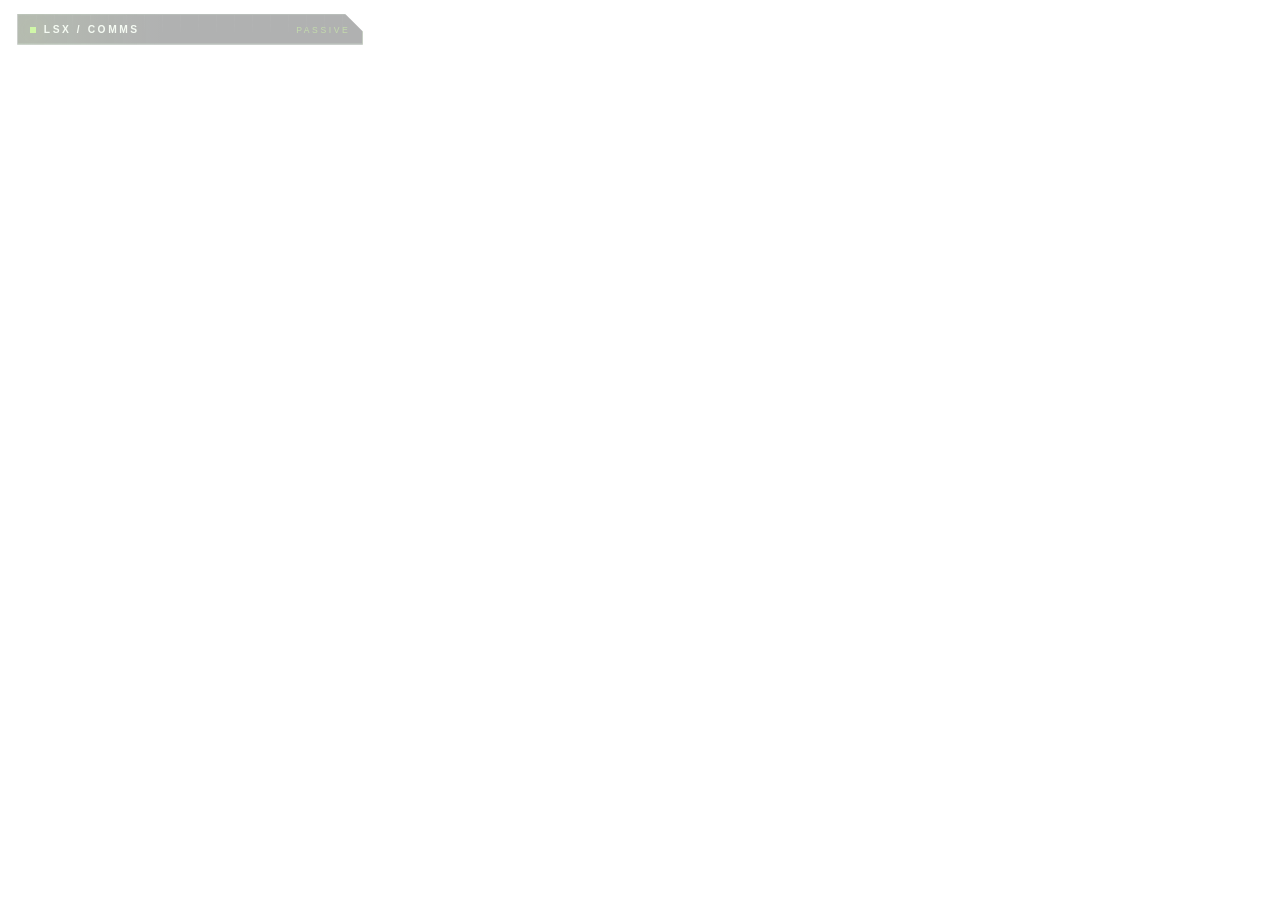
<file: resources/[extraction]/extraction_chat/web/index.html>
<!doctype html>
<html lang="en">
    <head>
        <meta charset="utf-8">
        <meta name="viewport" content="width=device-width, initial-scale=1">
        <title>Los Santos Extraction Chat</title>
        <link rel="stylesheet" href="styles.css">
    </head>
    <body>
        <div id="root"></div>
        <script src="vendor/react.production.min.js"></script>
        <script src="vendor/react-dom.production.min.js"></script>
        <script src="app.js"></script>
    </body>
</html>
</file>
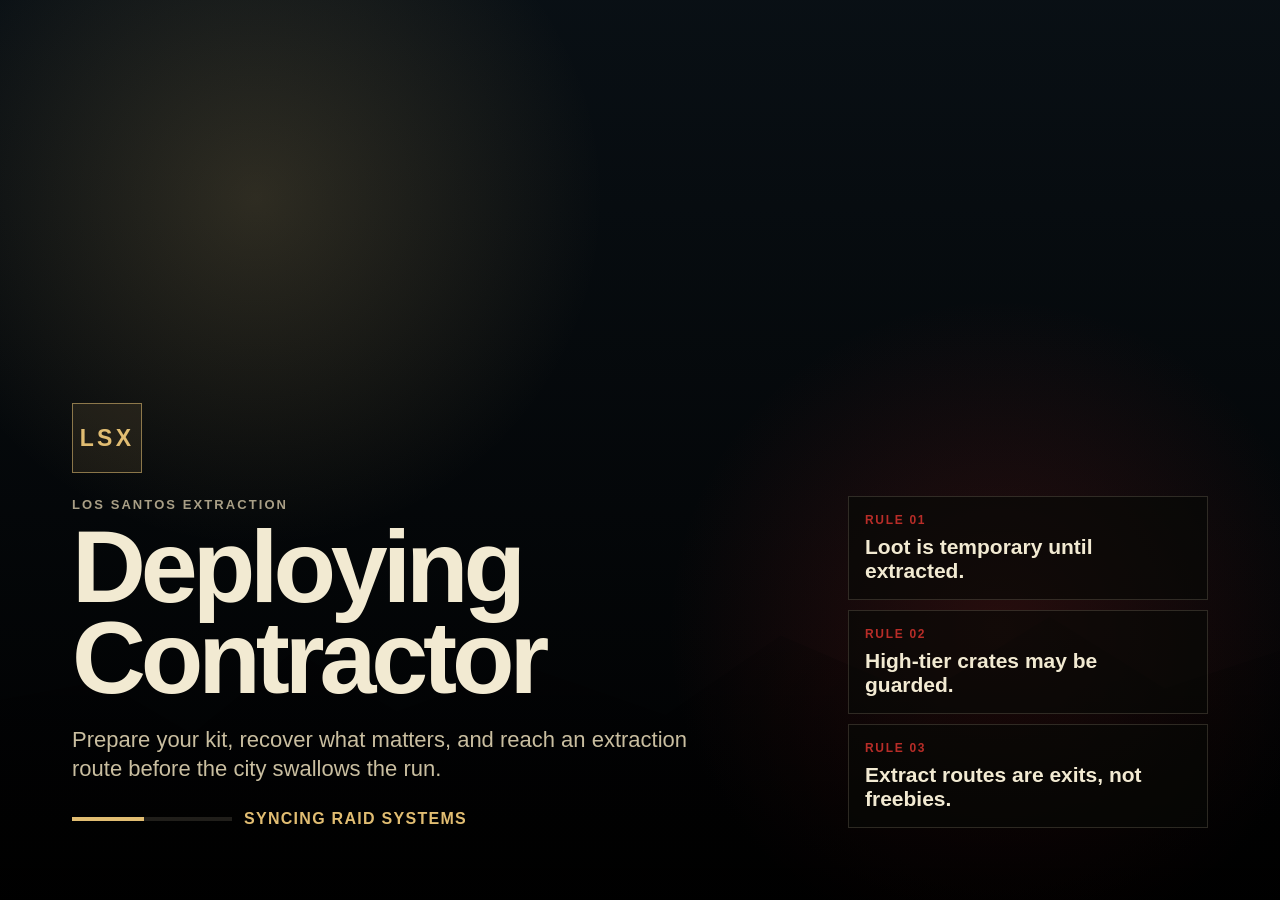
<file: resources/[extraction]/extraction_loadscreen/web/index.html>
<!doctype html>
<html lang="en">
  <head>
    <meta charset="utf-8" />
    <meta name="viewport" content="width=device-width, initial-scale=1" />
    <title>Los Santos Extraction</title>
    <link rel="stylesheet" href="styles.css" />
  </head>
  <body>
    <main class="loadscreen">
      <section class="briefing">
        <span class="brand">LSX</span>
        <p class="eyebrow">Los Santos Extraction</p>
        <h1>Deploying Contractor</h1>
        <p class="copy">Prepare your kit, recover what matters, and reach an extraction route before the city swallows the run.</p>
        <div class="status-line">
          <span></span>
          <strong>Syncing raid systems</strong>
        </div>
      </section>

      <aside class="intel">
        <article><span>Rule 01</span><strong>Loot is temporary until extracted.</strong></article>
        <article><span>Rule 02</span><strong>High-tier crates may be guarded.</strong></article>
        <article><span>Rule 03</span><strong>Extract routes are exits, not freebies.</strong></article>
      </aside>
    </main>
  </body>
</html>
</file>
<file: resources/[extraction]/extraction_chat/web/styles.css>
:root {
    --panel: rgba(9, 12, 14, 0.86);
    --panel-strong: rgba(10, 14, 15, 0.96);
    --line: rgba(202, 255, 212, 0.16);
    --line-hot: rgba(170, 246, 120, 0.48);
    --text: #edf8e9;
    --muted: rgba(237, 248, 233, 0.58);
    --soft: rgba(237, 248, 233, 0.1);
    --accent: #a8f15e;
    --accent-deep: #2f5d23;
    --danger: #ff4b3e;
    font-family: "Bahnschrift", "Rajdhani", "Agency FB", sans-serif;
}

* {
    box-sizing: border-box;
}

html,
body,
#root {
    width: 100%;
    height: 100%;
    margin: 0;
    overflow: hidden;
    background: transparent;
}

body {
    user-select: none;
}

.chat-shell {
    position: absolute;
    left: 1.35vw;
    top: 2vh;
    width: min(27rem, 27vw);
    min-width: 19rem;
    pointer-events: none;
}

.chat-panel {
    position: relative;
    border: 1px solid var(--line);
    background:
        linear-gradient(135deg, rgba(168, 241, 94, 0.12), transparent 34%),
        linear-gradient(180deg, var(--panel-strong), var(--panel));
    box-shadow: 0 22px 70px rgba(0, 0, 0, 0.5);
    clip-path: polygon(0 0, calc(100% - 1.1rem) 0, 100% 1.1rem, 100% 100%, 0 100%);
    opacity: 0.82;
    transform: translateY(-0.25rem);
    transition: opacity 140ms ease, transform 140ms ease, max-height 140ms ease;
}

.is-passive.is-empty .chat-panel {
    max-height: 2.25rem;
    overflow: hidden;
    opacity: 0.54;
    background:
        linear-gradient(90deg, rgba(168, 241, 94, 0.12), transparent 42%),
        rgba(6, 9, 10, 0.58);
    box-shadow: 0 10px 34px rgba(0, 0, 0, 0.24);
}

.is-open .chat-panel {
    opacity: 1;
    transform: translateY(0);
    pointer-events: auto;
}

.chat-panel::before {
    content: "";
    position: absolute;
    inset: 0;
    pointer-events: none;
    background:
        linear-gradient(90deg, rgba(255, 255, 255, 0.04) 1px, transparent 1px),
        linear-gradient(180deg, rgba(255, 255, 255, 0.025) 1px, transparent 1px);
    background-size: 18px 18px;
    mask-image: linear-gradient(180deg, rgba(0, 0, 0, 0.8), transparent 72%);
}

.chat-header {
    position: relative;
    display: flex;
    align-items: center;
    justify-content: space-between;
    padding: 0.58rem 0.72rem 0.46rem;
    border-bottom: 1px solid var(--line);
    letter-spacing: 0.16em;
    text-transform: uppercase;
}

.chat-title {
    display: flex;
    align-items: center;
    gap: 0.5rem;
    color: var(--text);
    font-size: 0.64rem;
    font-weight: 800;
}

.chat-title::before {
    content: "";
    width: 0.38rem;
    height: 0.38rem;
    background: var(--accent);
    box-shadow: 0 0 18px rgba(168, 241, 94, 0.85);
}

.chat-status {
    color: var(--muted);
    font-size: 0.54rem;
}

.message-feed {
    position: relative;
    display: flex;
    flex-direction: column;
    gap: 0.32rem;
    max-height: 26vh;
    min-height: 3.4rem;
    overflow: hidden;
    padding: 0.78rem 0.78rem 0.65rem;
}

.is-passive.is-empty .message-feed {
    display: none;
}

.is-passive.is-empty .chat-status {
    color: rgba(168, 241, 94, 0.58);
}

.chat-message {
    display: grid;
    grid-template-columns: 5.8rem 1fr;
    gap: 0.62rem;
    align-items: baseline;
    padding: 0.38rem 0.42rem;
    border-left: 2px solid transparent;
    background: rgba(255, 255, 255, 0.025);
    color: var(--text);
    font-size: 0.82rem;
    line-height: 1.25;
    text-shadow: 0 1px 8px rgba(0, 0, 0, 0.8);
}

.chat-message.player {
    border-left-color: var(--accent);
}

.chat-message.system {
    color: rgba(237, 248, 233, 0.75);
    border-left-color: rgba(237, 248, 233, 0.26);
}

.chat-message.error {
    border-left-color: var(--danger);
}

.message-author {
    overflow: hidden;
    color: var(--accent);
    font-size: 0.68rem;
    font-weight: 800;
    letter-spacing: 0.1em;
    text-overflow: ellipsis;
    text-transform: uppercase;
    white-space: nowrap;
}

.system .message-author {
    color: var(--muted);
}

.message-text {
    overflow-wrap: anywhere;
}

.empty-feed {
    display: flex;
    align-items: center;
    min-height: 4rem;
    color: var(--muted);
    font-size: 0.78rem;
    letter-spacing: 0.04em;
}

.composer {
    position: relative;
    display: none;
    padding: 0.7rem 0.78rem 0.78rem;
    border-top: 1px solid var(--line);
    background: rgba(0, 0, 0, 0.28);
}

.is-open .composer {
    display: block;
}

.input-row {
    display: grid;
    grid-template-columns: auto 1fr auto;
    align-items: center;
    gap: 0.55rem;
    border: 1px solid var(--line-hot);
    background: rgba(0, 0, 0, 0.54);
    padding: 0.45rem 0.58rem;
}

.prompt {
    color: var(--accent);
    font-size: 0.8rem;
    font-weight: 900;
}

.chat-input {
    width: 100%;
    border: 0;
    outline: 0;
    background: transparent;
    color: var(--text);
    font: inherit;
    font-size: 0.9rem;
    letter-spacing: 0.02em;
}

.chat-input::placeholder {
    color: rgba(237, 248, 233, 0.34);
}

.send-hint {
    color: var(--muted);
    font-size: 0.62rem;
    letter-spacing: 0.12em;
    text-transform: uppercase;
}

.suggestions {
    display: none;
    margin-top: 0.48rem;
    border: 1px solid var(--line);
    background: rgba(4, 7, 8, 0.92);
    overflow: hidden;
}

.suggestions.has-items {
    display: block;
}

.suggestion {
    display: grid;
    grid-template-columns: 8rem 1fr;
    gap: 0.7rem;
    padding: 0.48rem 0.58rem;
    color: var(--muted);
    font-size: 0.74rem;
    border-bottom: 1px solid rgba(255, 255, 255, 0.04);
    cursor: pointer;
}

.suggestion:last-child {
    border-bottom: 0;
}

.suggestion.is-selected,
.suggestion:hover {
    background: linear-gradient(90deg, rgba(168, 241, 94, 0.2), rgba(168, 241, 94, 0.04));
    color: var(--text);
}

.suggestion-name {
    color: var(--accent);
    font-weight: 800;
}

.suggestion-help {
    overflow: hidden;
    text-overflow: ellipsis;
    white-space: nowrap;
}

.chat-footer {
    display: none;
    justify-content: space-between;
    padding-top: 0.55rem;
    color: rgba(237, 248, 233, 0.44);
    font-size: 0.58rem;
    letter-spacing: 0.12em;
    text-transform: uppercase;
}

.is-open .chat-footer {
    display: flex;
}

@media (max-width: 1100px) {
    .chat-shell {
        width: 92vw;
        min-width: 0;
    }
}
</file>
<file: resources/[extraction]/extraction_loadscreen/web/styles.css>
:root {
  --paper: #f2ead2;
  --muted: #a99f86;
  --gold: #e1bd72;
  --red: #b82d28;
  --line: rgba(238, 225, 190, 0.16);
}

* {
  box-sizing: border-box;
}

html,
body {
  width: 100%;
  height: 100%;
  margin: 0;
  overflow: hidden;
  background: #050607;
}

body {
  color: var(--paper);
  font-family: "Bahnschrift Condensed", "Agency FB", "Segoe UI", sans-serif;
}

.loadscreen {
  position: fixed;
  inset: 0;
  display: grid;
  grid-template-columns: minmax(0, 1fr) 360px;
  gap: 34px;
  align-items: end;
  padding: 72px;
  background:
    radial-gradient(circle at 20% 22%, rgba(225, 189, 114, 0.18), transparent 28%),
    radial-gradient(circle at 78% 70%, rgba(184, 45, 40, 0.2), transparent 28%),
    linear-gradient(180deg, rgba(10, 18, 24, 0.8), rgba(0, 0, 0, 0.96)),
    #050607;
}

.loadscreen::before {
  content: "";
  position: absolute;
  inset: auto 0 0;
  height: 42%;
  background: linear-gradient(180deg, transparent, rgba(0, 0, 0, 0.78));
  clip-path: polygon(0 47%, 8% 42%, 15% 56%, 23% 34%, 31% 50%, 41% 38%, 52% 51%, 61% 30%, 72% 46%, 82% 25%, 91% 44%, 100% 34%, 100% 100%, 0 100%);
  opacity: 0.7;
}

.briefing,
.intel {
  position: relative;
  z-index: 1;
}

.brand {
  display: grid;
  place-items: center;
  width: 70px;
  height: 70px;
  margin-bottom: 24px;
  border: 1px solid rgba(225, 189, 114, 0.56);
  color: var(--gold);
  font-size: 23px;
  font-weight: 900;
  letter-spacing: 0.14em;
  background: rgba(225, 189, 114, 0.09);
}

.eyebrow {
  margin: 0 0 10px;
  color: var(--muted);
  font-size: 13px;
  font-weight: 900;
  letter-spacing: 0.16em;
  text-transform: uppercase;
}

h1 {
  max-width: 760px;
  margin: 0;
  font-size: clamp(64px, 8vw, 118px);
  line-height: 0.88;
  letter-spacing: -0.05em;
}

.copy {
  max-width: 660px;
  color: #c9bea0;
  font-size: 22px;
  line-height: 1.35;
}

.status-line {
  display: flex;
  align-items: center;
  gap: 12px;
  margin-top: 26px;
}

.status-line span {
  width: 160px;
  height: 4px;
  overflow: hidden;
  background: rgba(238, 225, 190, 0.13);
}

.status-line span::after {
  content: "";
  display: block;
  width: 45%;
  height: 100%;
  background: var(--gold);
  animation: scan 1.4s ease-in-out infinite;
}

.status-line strong {
  color: var(--gold);
  letter-spacing: 0.08em;
  text-transform: uppercase;
}

.intel {
  display: grid;
  gap: 10px;
}

.intel article {
  padding: 16px;
  border: 1px solid var(--line);
  background: rgba(7, 8, 6, 0.64);
}

.intel span,
.intel strong {
  display: block;
}

.intel span {
  color: var(--red);
  font-size: 12px;
  font-weight: 900;
  letter-spacing: 0.14em;
  text-transform: uppercase;
}

.intel strong {
  margin-top: 8px;
  font-size: 21px;
}

@keyframes scan {
  0% {
    transform: translateX(-100%);
  }

  100% {
    transform: translateX(260%);
  }
}

@media (max-width: 900px) {
  .loadscreen {
    grid-template-columns: 1fr;
    padding: 34px;
  }
}
</file>
